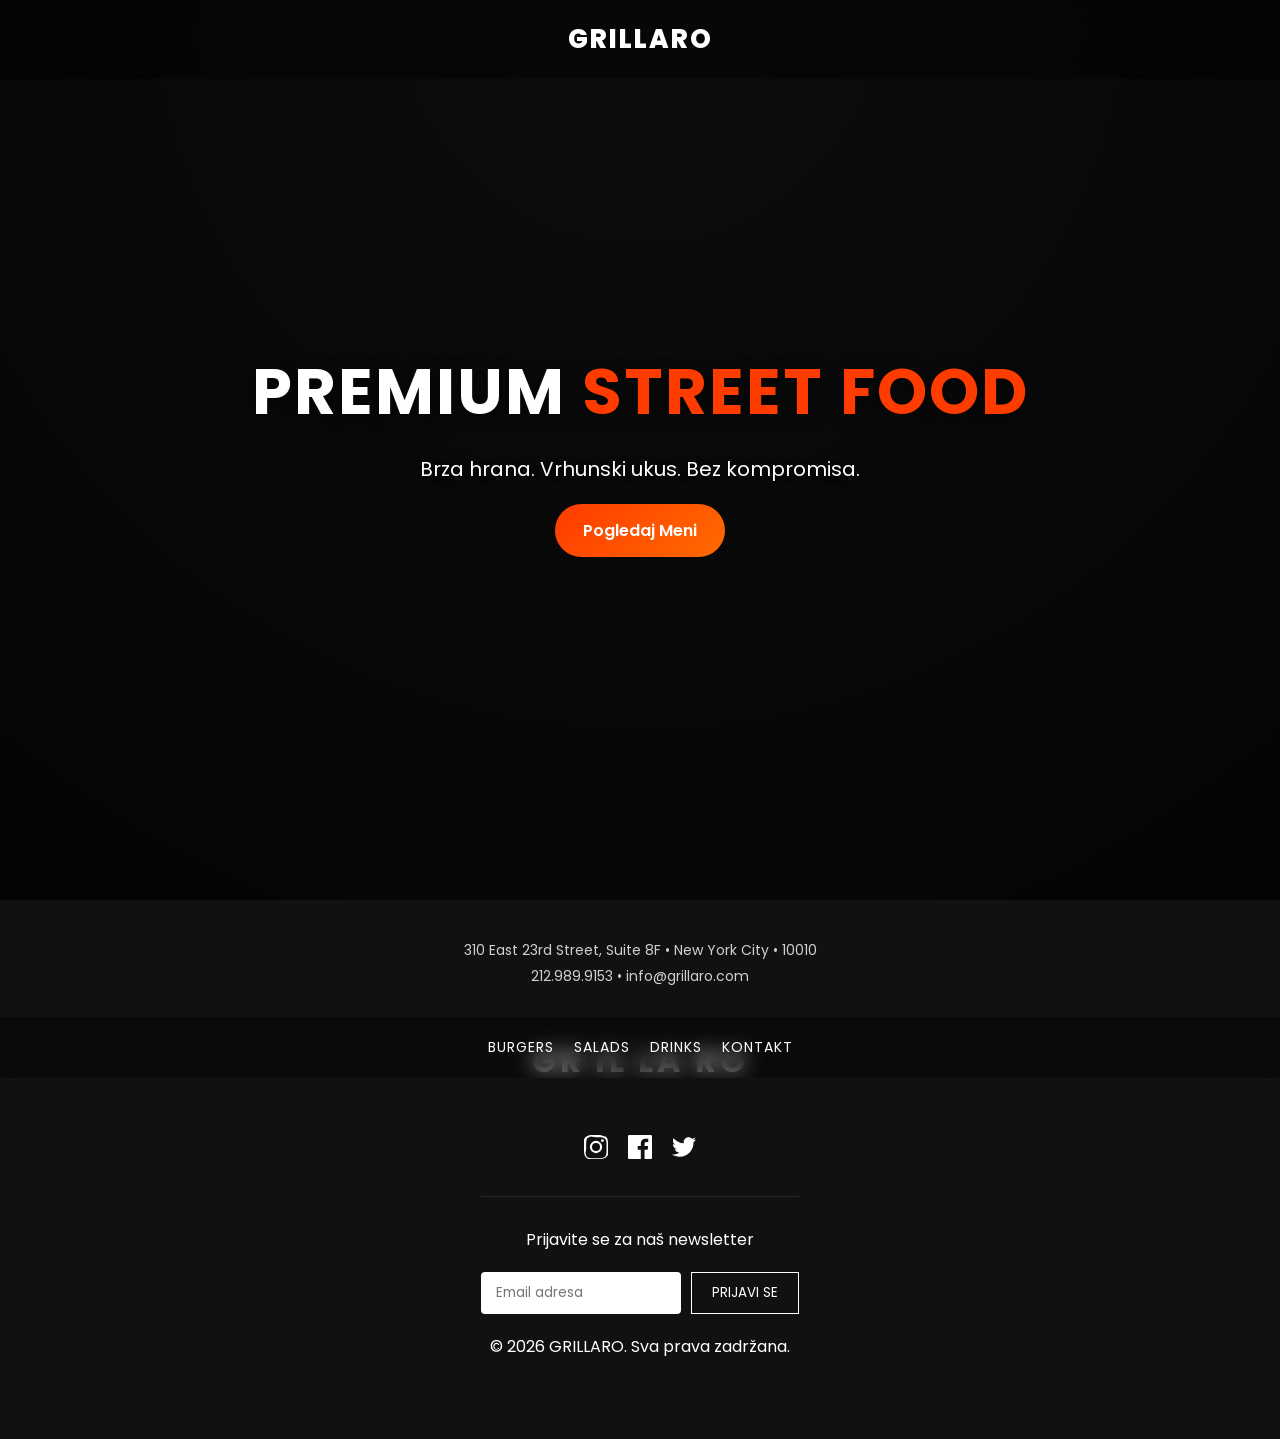
<file: index.html>
<!DOCTYPE html>
<html lang="sr">
<head>
<meta charset="UTF-8">
<meta name="viewport" content="width=device-width, initial-scale=1.0">
<title>Grillaro | Premium Street Food</title>
<link rel="stylesheet" href="style.css">
<link href="https://fonts.googleapis.com/css2?family=Poppins:wght@300;400;600;800&display=swap" rel="stylesheet">
</head>
<body>

<nav>
    <div class="logo">GRILLARO</div>
</nav>

<section class="hero">
    <div class="hero-text">
        <h1>Premium <span>Street Food</span></h1>
        <p>Brza hrana. Vrhunski ukus. Bez kompromisa.</p>
        <a href="menu.html" class="cta">Pogledaj Meni</a>
    </div>
</section>



<footer>
  <div class="footer-top">
    <p>310 East 23rd Street, Suite 8F • New York City • 10010</p>
    <p>212.989.9153 • <a href="mailto:info@grillaro.com">info@grillaro.com</a></p>
  </div>

  <div class="footer-middle">
    <nav class="footer-menu">
      <a href="menu.html">Burgers</a>
      <a href="menu.html#salads">Salads</a>
      <a href="menu.html#drinks">Drinks</a>
      <a href="#">Kontakt</a>
    </nav>

    <div class="footer-logo">
      <span>GR</span>
      <span>IL</span>
      <span>LA</span>
      <span>RO</span>
    </div>

<div class="footer-social">
  <!-- Instagram -->
  <a href="#" aria-label="Instagram">
    <svg width="24" height="24" viewBox="0 0 24 24" fill="currentColor" xmlns="http://www.w3.org/2000/svg">
      <path d="M12 2.163c3.204 0 3.584.012 4.85.07 1.17.056 1.97.24 2.43.403a4.92 4.92 0 011.756 1.022 4.92 4.92 0 011.022 1.756c.163.46.347 1.26.403 2.43.058 1.266.07 1.646.07 4.85s-.012 3.584-.07 4.85c-.056 1.17-.24 1.97-.403 2.43a4.92 4.92 0 01-1.022 1.756 4.92 4.92 0 01-1.756 1.022c-.46.163-1.26.347-2.43.403-1.266.058-1.646.07-4.85.07s-3.584-.012-4.85-.07c-1.17-.056-1.97-.24-2.43-.403a4.92 4.92 0 01-1.756-1.022 4.92 4.92 0 01-1.022-1.756c-.163-.46-.347-1.26-.403-2.43C2.175 15.747 2.163 15.367 2.163 12s.012-3.584.07-4.85c.056-1.17.24-1.97.403-2.43a4.92 4.92 0 011.022-1.756 4.92 4.92 0 011.756-1.022c.46-.163 1.26-.347 2.43-.403C8.416 2.175 8.796 2.163 12 2.163zm0-2.163C8.741 0 8.332.014 7.052.072 5.775.13 4.712.307 3.842.64 2.912 1 2.1 1.506 1.392 2.214.684 2.921.178 3.734-.182 4.664c-.333.87-.51 1.933-.568 3.21C-.014 8.332 0 8.741 0 12s.014 3.668.072 4.948c.058 1.277.235 2.34.568 3.21.36.93.866 1.743 1.574 2.451.707.708 1.52 1.214 2.451 1.574.87.333 1.933.51 3.21.568C8.332 23.986 8.741 24 12 24s3.668-.014 4.948-.072c1.277-.058 2.34-.235 3.21-.568.93-.36 1.743-.866 2.451-1.574.708-.707 1.214-1.52 1.574-2.451.333-.87.51-1.933.568-3.21C23.986 15.668 24 15.259 24 12s-.014-3.668-.072-4.948c-.058-1.277-.235-2.34-.568-3.21-.36-.93-.866-1.743-1.574-2.451C20.36 1.506 19.547 1 18.616.64c-.87-.333-1.933-.51-3.21-.568C15.668.014 15.259 0 12 0z"/>
      <path d="M12 5.838a6.162 6.162 0 100 12.324 6.162 6.162 0 000-12.324zm0 10.162a3.999 3.999 0 110-7.998 3.999 3.999 0 010 7.998z"/>
      <circle cx="18.406" cy="5.594" r="1.44"/>
    </svg>
  </a>

  <!-- Facebook -->
  <a href="#" aria-label="Facebook">
    <svg width="24" height="24" viewBox="0 0 24 24" fill="currentColor" xmlns="http://www.w3.org/2000/svg">
      <path d="M22.675 0H1.325C.593 0 0 .593 0 1.325v21.351C0 23.407.593 24 1.325 24H12.82v-9.294H9.692V11.01h3.128V8.414c0-3.1 1.893-4.788 4.658-4.788 1.325 0 2.462.099 2.795.143v3.24l-1.918.001c-1.504 0-1.795.715-1.795 1.763v2.31h3.587l-.467 3.696h-3.12V24h6.116c.73 0 1.324-.593 1.324-1.324V1.325C24 .593 23.407 0 22.675 0z"/>
    </svg>
  </a>

  <!-- Twitter -->
  <a href="#" aria-label="Twitter">
    <svg width="24" height="24" viewBox="0 0 24 24" fill="currentColor" xmlns="http://www.w3.org/2000/svg">
      <path d="M23.954 4.569c-.885.392-1.83.656-2.825.775 1.014-.611 1.794-1.574 2.163-2.723-.951.564-2.005.974-3.127 1.195-.897-.957-2.178-1.555-3.594-1.555-2.719 0-4.924 2.206-4.924 4.924 0 .39.045.765.127 1.124-4.09-.205-7.719-2.165-10.148-5.144-.424.729-.666 1.577-.666 2.476 0 1.708.869 3.215 2.188 4.099-.807-.026-1.566-.247-2.229-.616v.062c0 2.385 1.693 4.374 3.946 4.827-.413.111-.849.171-1.296.171-.317 0-.626-.03-.927-.086.627 1.956 2.444 3.377 4.6 3.416-1.68 1.316-3.808 2.101-6.115 2.101-.397 0-.788-.023-1.175-.068 2.179 1.396 4.768 2.211 7.557 2.211 9.054 0 14-7.496 14-13.986 0-.21 0-.423-.015-.634.961-.695 1.8-1.562 2.46-2.549l-.047-.02z"/>
    </svg>
  </a>
</div>


  <div class="footer-bottom">
    <p>Prijavite se za naš newsletter</p>
    <form class="footer-newsletter">
      <input type="email" placeholder="Email adresa">
      <button type="submit">PRIJAVI SE</button>
    </form>
    <p>© 2026 GRILLARO. Sva prava zadržana.</p>
  </div>
</footer>


<script src="script.js"></script>
</body>
</html>
</file>
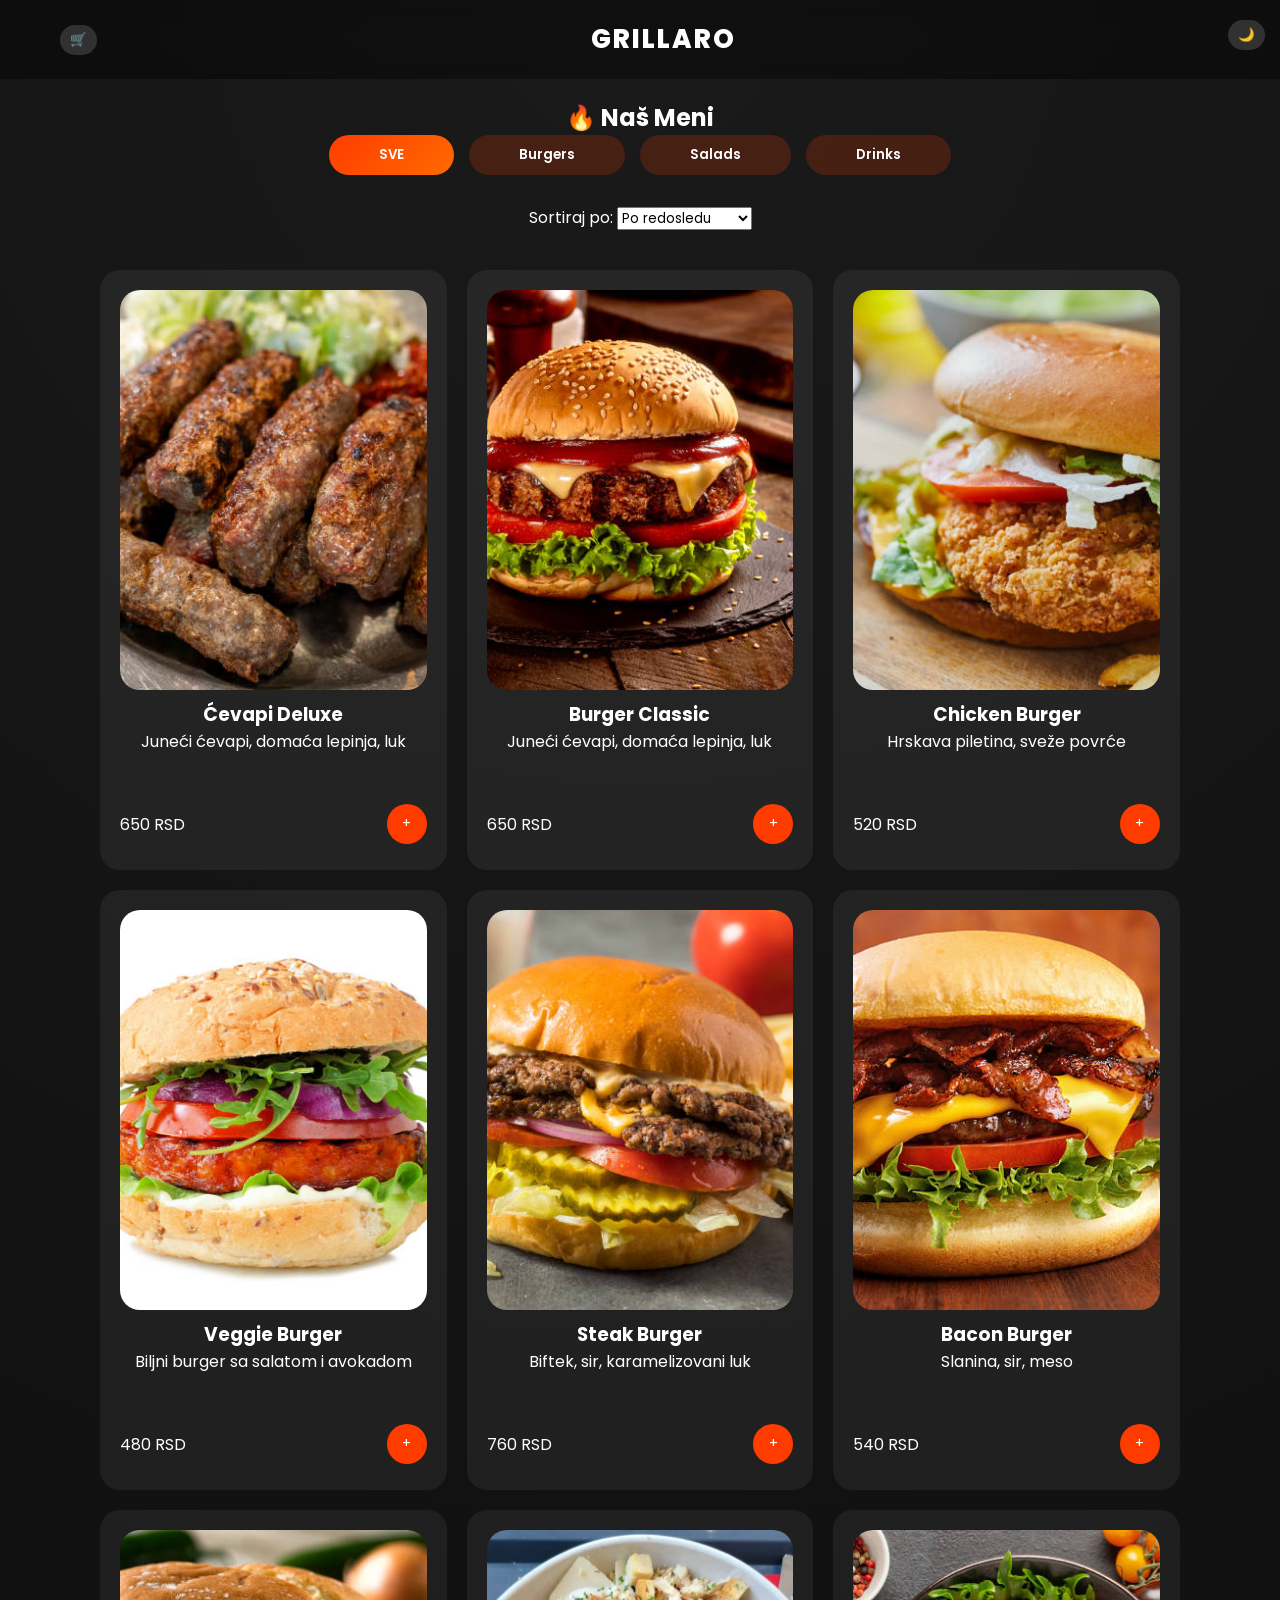
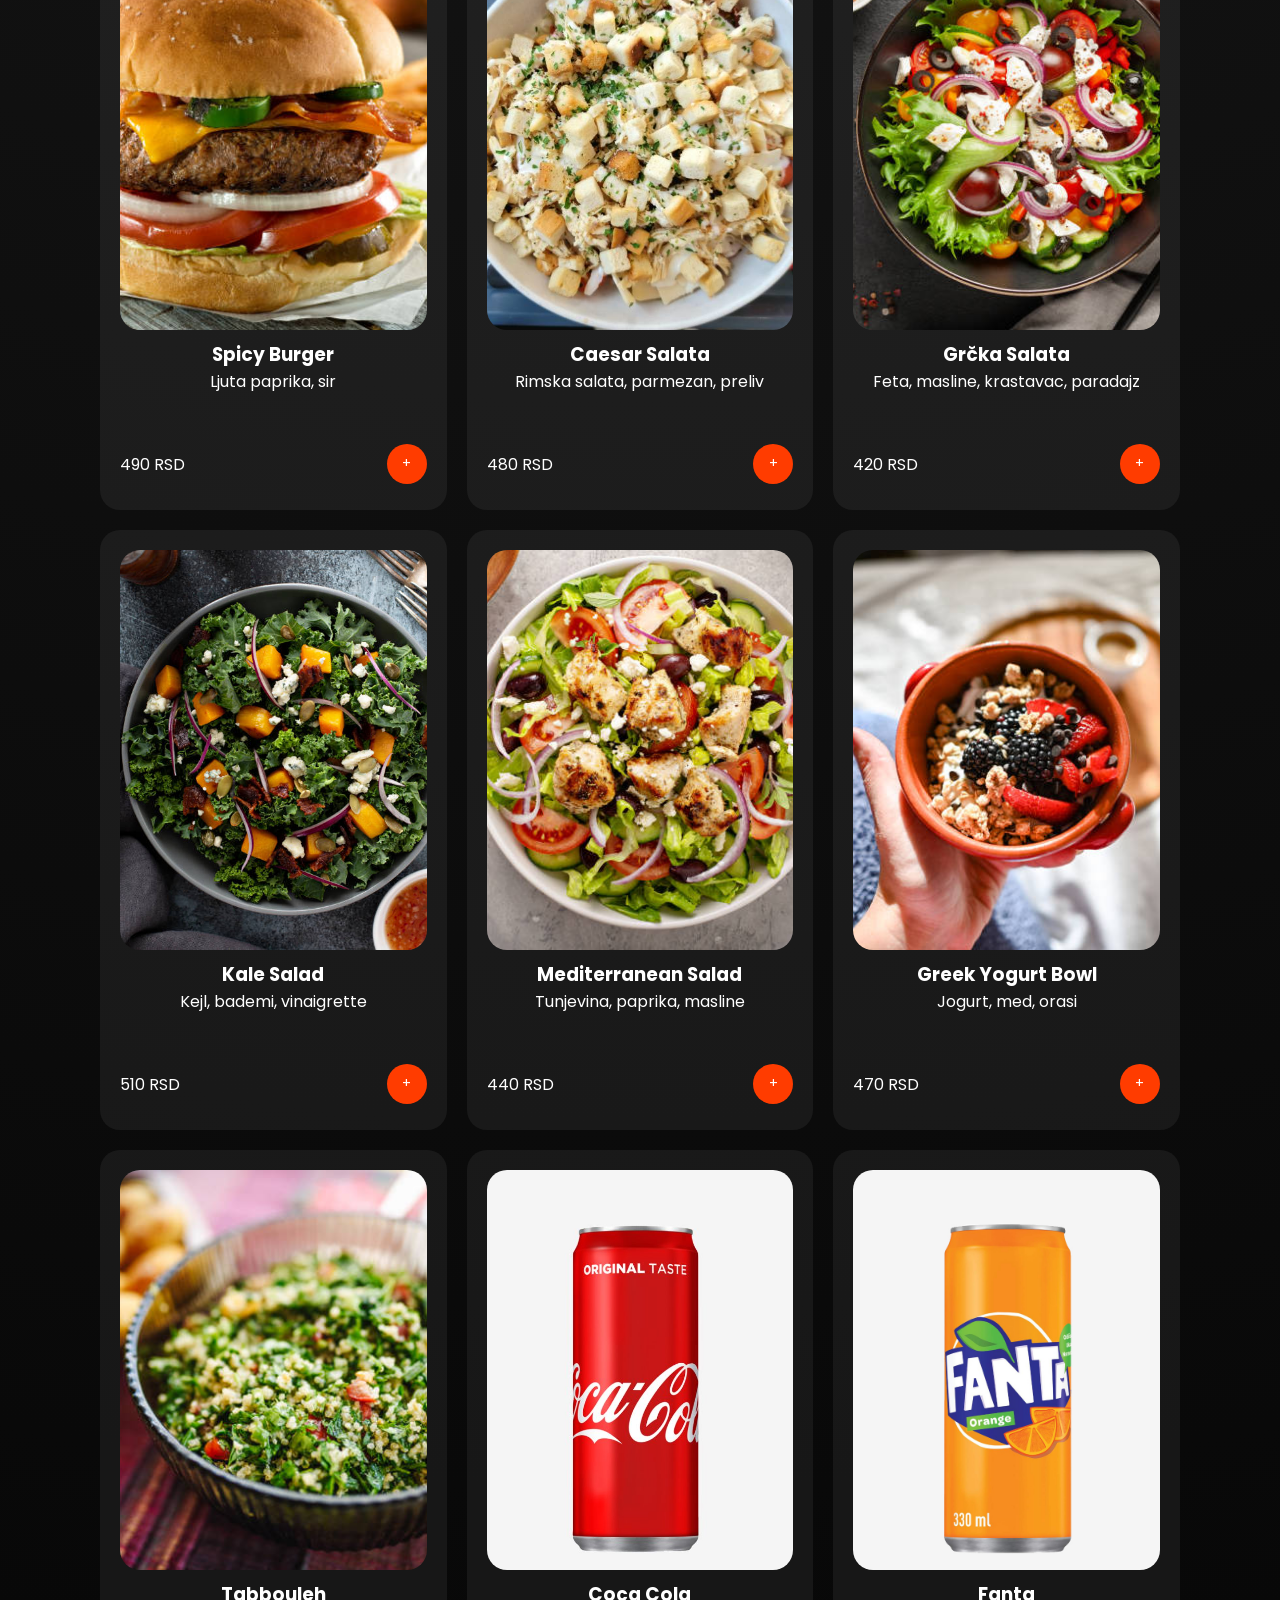
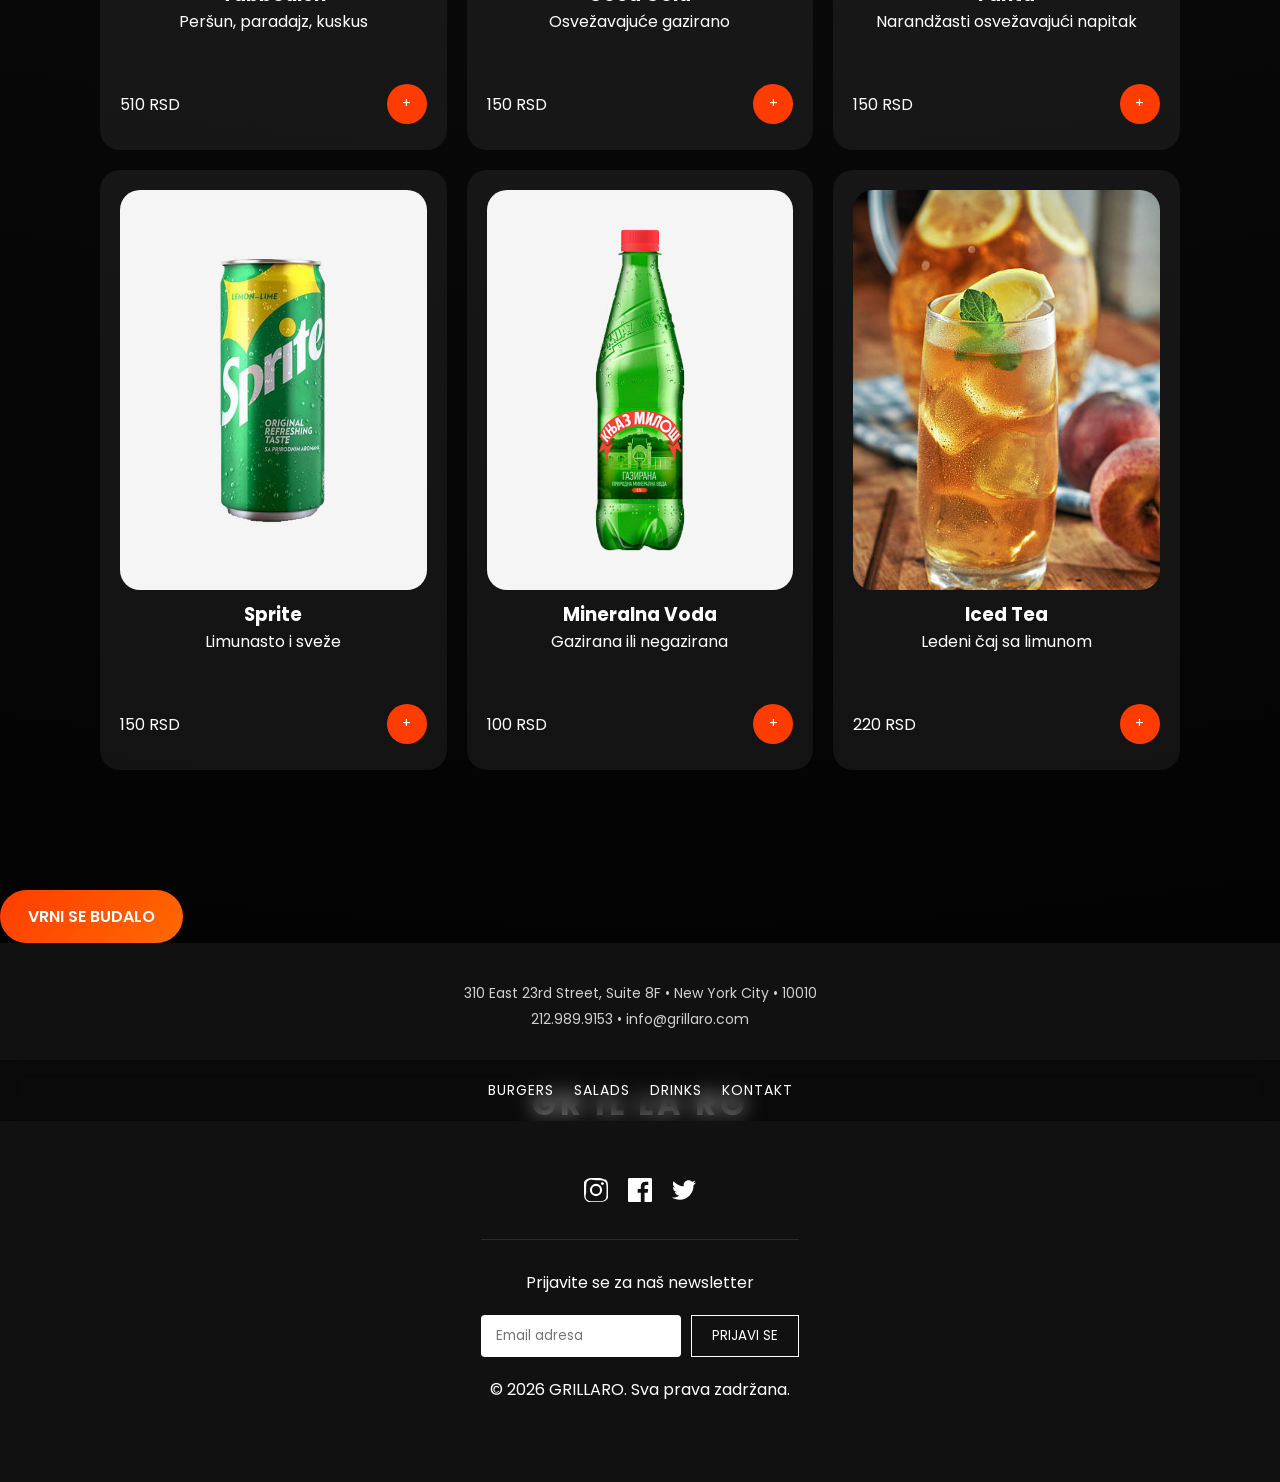
<file: menu.html>
<!DOCTYPE html>
<html lang="sr">
<head>
<meta charset="UTF-8">
<meta name="viewport" content="width=device-width, initial-scale=1.0">
<title>MENI</title>
<link rel="stylesheet" href="style.css">
<link href="https://fonts.googleapis.com/css2?family=Poppins:wght@300;400;600;800&display=swap" rel="stylesheet">
</head>
<body>

<nav>

  <div class="cartt-bttn">
    <button class="cartt-btn" onclick="toggleCart()">🛒</button>
  </div>
  
  <div class="logo">GRILLARO</div>
  
  <div class="nav-right">
    <button id="theme-toggle" class="theme-btn">🌙</button>
  </div>
</nav>


<!-- ===== MENU Sekcija sa kategorijama i filterima ===== -->
<section id="menu" class="menu">
  <h2>🔥 Naš Meni</h2>

  <!-- TAB SEKCIJE -->
  <div class="tabs">
    <button class="tab-btn active" data-category="all">SVE</button>
    <button class="tab-btn" data-category="burgers">Burgers</button>
    <button class="tab-btn" data-category="salads">Salads</button>
    <button class="tab-btn" data-category="drinks">Drinks</button>
  </div>

  <!-- FILTER -->
  <div class="filters">
    <label>Sortiraj po: 
      <select id="sortSelect">
        <option value="default">Po redosledu</option>
        <option value="price-asc">Cena: od najniže</option>
        <option value="price-desc">Cena: od najviše</option>
        <option value="name-asc">A-Z</option>
        <option value="name-desc">Z-A</option>
      </select>
    </label>
  </div>

  <!-- Grid menija -->
  <div class="menu-grid" id="menu-grid">

    <!-- BURGERS -->
    <div class="card" data-category="burgers" data-price="650">
      <img src="slike/cevapi.jpg" alt="Ćevapi Deluxe">
      <h3>Ćevapi Deluxe</h3>
      <p class="ingredients">Juneći ćevapi, domaća lepinja, luk</p>
      <div class="price-row"><span>650 RSD</span><button onclick="addToCart('Ćevapi Deluxe',650,'slike/cevapi.jpg')">+</button></div>
    </div>

    <div class="card" data-category="burgers" data-price="650">
      <img src="slike/burger.jpg" alt="Burger Classic">
      <h3>Burger Classic</h3>
      <p class="ingredients">Juneći ćevapi, domaća lepinja, luk</p>
      <div class="price-row"><span>650 RSD</span><button onclick="addToCart('Burger Classic',650, 'slike/burger.jpg')">+</button></div>
    </div>

    <div class="card" data-category="burgers" data-price="520">
      <img src="slike/ciken.jpg" alt="Chicken Burger">
      <h3>Chicken Burger</h3>
      <p class="ingredients">Hrskava piletina, sveže povrće</p>
      <div class="price-row"><span>520 RSD</span><button onclick="addToCart('Chicken Burger',520, 'slike/ciken.jpg')">+</button></div>
    </div>

    <div class="card" data-category="burgers" data-price="480">
      <img src="slike/veggie.jpg" alt="Veggie Burger">
      <h3>Veggie Burger</h3>
      <p class="ingredients">Biljni burger sa salatom i avokadom</p>
      <div class="price-row"><span>480 RSD</span><button onclick="addToCart('Veggie Burger',480, 'slike/veggie.jpg')">+</button></div>
    </div>

    <div class="card" data-category="burgers" data-price="760">
      <img src="slike/steak.jpg" alt="Steak Burger">
      <h3>Steak Burger</h3>
      <p class="ingredients">Biftek, sir, karamelizovani luk</p>
      <div class="price-row"><span>760 RSD</span><button onclick="addToCart('Steak Burger',760, 'slike/steak.jpg')">+</button></div>
    </div>

    <div class="card" data-category="burgers" data-price="540">
      <img src="slike/slanina.jpg" alt="Bacon Burger">
      <h3>Bacon Burger</h3>
      <p class="ingredients">Slanina, sir, meso</p>
      <div class="price-row"><span>540 RSD</span><button onclick="addToCart('Bacon Burger',540, 'slike/slanina.jpg')">+</button></div>
    </div>

    <div class="card" data-category="burgers" data-price="490">
      <img src="slike/spicy.jpg" alt="Spicy Burger">
      <h3>Spicy Burger</h3>
      <p class="ingredients">Ljuta paprika, sir</p>
      <div class="price-row"><span>490 RSD</span><button onclick="addToCart('Spicy Burger',490, 'slike/spicy.jpg')">+</button></div>
    </div>

    <!-- SALADS -->
    <div class="card" data-category="salads" data-price="480">
      <img src="slike/istockphoto-2185226279-612x612.jpg" alt="Caesar Salata">
      <h3>Caesar Salata</h3>
      <p class="ingredients">Rimska salata, parmezan, preliv</p>
      <div class="price-row"><span>480 RSD</span><button onclick="addToCart('Caesar Salata',480, 'slike/istockphoto-2185226279-612x612.jpg')">+</button></div>
    </div>

    <div class="card" data-category="salads" data-price="420">
      <img src="slike/grcka.jpg" alt="Grčka Salata">
      <h3>Grčka Salata</h3>
      <p class="ingredients">Feta, masline, krastavac, paradajz</p>
      <div class="price-row"><span>420 RSD</span><button onclick="addToCart('Grčka Salata',420, 'slike/grcka.jpg')">+</button></div>
    </div>

    <div class="card" data-category="salads" data-price="510">
      <img src="slike/kale.jpg" alt="Kale Salad">
      <h3>Kale Salad</h3>
      <p class="ingredients">Kejl, bademi, vinaigrette</p>
      <div class="price-row"><span>510 RSD</span><button onclick="addToCart('Kale Salad',510, 'slike/kale.jpg')">+</button></div>
    </div>

    <div class="card" data-category="salads" data-price="440">
      <img src="slike/medit.jpg" alt="Mediterranean Salad">
      <h3>Mediterranean Salad</h3>
      <p class="ingredients">Tunjevina, paprika, masline</p>
      <div class="price-row"><span>440 RSD</span><button onclick="addToCart('Mediterranean Salad',440, 'slike/medit.jpg')">+</button></div>
    </div>

    <div class="card" data-category="salads" data-price="470">
      <img src="slike/greek.jpg" alt="Greek Yogurt Bowl">
      <h3>Greek Yogurt Bowl</h3>
      <p class="ingredients">Jogurt, med, orasi</p>
      <div class="price-row"><span>470 RSD</span><button onclick="addToCart('Greek Yogurt Bowl',470, 'slike/greek.jpg')">+</button></div>
    </div>

    <div class="card" data-category="salads" data-price="510">
      <img src="slike/tabb.jpg" alt="Tabbouleh">
      <h3>Tabbouleh</h3>
      <p class="ingredients">Peršun, paradajz, kuskus</p>
      <div class="price-row"><span>510 RSD</span><button onclick="addToCart('Tabbouleh',510, 'slike/tabb.jpg')">+</button></div>
    </div>

    <!-- DRINKS -->
    <div class="card" data-category="drinks" data-price="150">
      <img src="slike/coca.jpg" alt="Coca Cola">
      <h3>Coca Cola</h3>
      <p class="ingredients">Osvežavajuće gazirano</p>
      <div class="price-row"><span>150 RSD</span><button onclick="addToCart('Coca Cola',150, 'slike/coca.jpg')">+</button></div>
    </div>

    <div class="card" data-category="drinks" data-price="150">
      <img src="slike/fanta.jpg" alt="Fanta">
      <h3>Fanta</h3>
      <p class="ingredients">Narandžasti osvežavajući napitak</p>
      <div class="price-row"><span>150 RSD</span><button onclick="addToCart('Fanta',150, 'slike/fanta.jpg')">+</button></div>
    </div>

    <div class="card" data-category="drinks" data-price="150">
      <img src="slike/sprite.jpg" alt="Sprite">
      <h3>Sprite</h3>
      <p class="ingredients">Limunasto i sveže</p>
      <div class="price-row"><span>150 RSD</span><button onclick="addToCart('Sprite',150, 'slike/sprite.jpg')">+</button></div>
    </div>

    <div class="card" data-category="drinks" data-price="100">
      <img src="slike/miner.jpg" alt="Mineralna Voda">
      <h3>Mineralna Voda</h3>
      <p class="ingredients">Gazirana ili negazirana</p>
      <div class="price-row"><span>100 RSD</span><button onclick="addToCart('Mineralna Voda',100, 'slike/miner.jpg')">+</button></div>
    </div>

    <div class="card" data-category="drinks" data-price="220">
      <img src="slike/ice.jpg" alt="Iced Tea">
      <h3>Iced Tea</h3>
      <p class="ingredients">Ledeni čaj sa limunom</p>
      <div class="price-row"><span>220 RSD</span><button onclick="addToCart('Iced Tea',220, 'slike/ice.jpg')">+</button></div>
    </div>

  </div>
</section>
<div class="cart-overlay" id="cart">
  <div class="cart-panel">
    <div class="cart-header">
      <h2>🛒 Tvoja Korpa</h2>
      <button class="close-cart" onclick="toggleCart()"><span></span><span></span></button>
    </div>

    <div id="cart-items" class="cart-items">
      <div class="empty-cart">🛒 Korpa je prazna</div>
    </div>

 <div class="delivery-section">
  <h3>Podaci za preuzimanje</h3>
  <input type="text" placeholder="Ime" id="firstName">
  <input type="text" placeholder="Prezime" id="lastName">
  <input type="tel" placeholder="Broj telefona" id="phone">
  <input type="date" id="pickupDate">
  <input type="time" id="pickupTime">
</div>

    <div class="cart-footer">
      <div class="summary">
        <div><span>Artikli</span><span id="items-total">0 RSD</span></div>
        <div><span>Dostava</span><span id="delivery-price">0 RSD</span></div>
        <div class="grand"><span>Ukupno</span><span id="total">0 RSD</span></div>
      </div>
      <button class="checkout-btn">Poruči odmah</button>
    </div>
  </div>
</div>
<!-- Toast notifikacija -->
<div id="toast" class="toast"></div>

<a href="index.html" class="cta">VRNI SE BUDALO</a>

<footer>
  <div class="footer-top">
    <p>310 East 23rd Street, Suite 8F • New York City • 10010</p>
    <p>212.989.9153 • <a href="mailto:info@grillaro.com">info@grillaro.com</a></p>
  </div>

  <div class="footer-middle">
    <nav class="footer-menu">
      <a href="menu.html">Burgers</a>
      <a href="menu.html#salads">Salads</a>
      <a href="menu.html#drinks">Drinks</a>
      <a href="#">Kontakt</a>
    </nav>

    <div class="footer-logo">
      <span>GR</span>
      <span>IL</span>
      <span>LA</span>
      <span>RO</span>
    </div>

<div class="footer-social">
  <!-- Instagram -->
  <a href="#" aria-label="Instagram">
    <svg width="24" height="24" viewBox="0 0 24 24" fill="currentColor" xmlns="http://www.w3.org/2000/svg">
      <path d="M12 2.163c3.204 0 3.584.012 4.85.07 1.17.056 1.97.24 2.43.403a4.92 4.92 0 011.756 1.022 4.92 4.92 0 011.022 1.756c.163.46.347 1.26.403 2.43.058 1.266.07 1.646.07 4.85s-.012 3.584-.07 4.85c-.056 1.17-.24 1.97-.403 2.43a4.92 4.92 0 01-1.022 1.756 4.92 4.92 0 01-1.756 1.022c-.46.163-1.26.347-2.43.403-1.266.058-1.646.07-4.85.07s-3.584-.012-4.85-.07c-1.17-.056-1.97-.24-2.43-.403a4.92 4.92 0 01-1.756-1.022 4.92 4.92 0 01-1.022-1.756c-.163-.46-.347-1.26-.403-2.43C2.175 15.747 2.163 15.367 2.163 12s.012-3.584.07-4.85c.056-1.17.24-1.97.403-2.43a4.92 4.92 0 011.022-1.756 4.92 4.92 0 011.756-1.022c.46-.163 1.26-.347 2.43-.403C8.416 2.175 8.796 2.163 12 2.163zm0-2.163C8.741 0 8.332.014 7.052.072 5.775.13 4.712.307 3.842.64 2.912 1 2.1 1.506 1.392 2.214.684 2.921.178 3.734-.182 4.664c-.333.87-.51 1.933-.568 3.21C-.014 8.332 0 8.741 0 12s.014 3.668.072 4.948c.058 1.277.235 2.34.568 3.21.36.93.866 1.743 1.574 2.451.707.708 1.52 1.214 2.451 1.574.87.333 1.933.51 3.21.568C8.332 23.986 8.741 24 12 24s3.668-.014 4.948-.072c1.277-.058 2.34-.235 3.21-.568.93-.36 1.743-.866 2.451-1.574.708-.707 1.214-1.52 1.574-2.451.333-.87.51-1.933.568-3.21C23.986 15.668 24 15.259 24 12s-.014-3.668-.072-4.948c-.058-1.277-.235-2.34-.568-3.21-.36-.93-.866-1.743-1.574-2.451C20.36 1.506 19.547 1 18.616.64c-.87-.333-1.933-.51-3.21-.568C15.668.014 15.259 0 12 0z"/>
      <path d="M12 5.838a6.162 6.162 0 100 12.324 6.162 6.162 0 000-12.324zm0 10.162a3.999 3.999 0 110-7.998 3.999 3.999 0 010 7.998z"/>
      <circle cx="18.406" cy="5.594" r="1.44"/>
    </svg>
  </a>

  <!-- Facebook -->
  <a href="#" aria-label="Facebook">
    <svg width="24" height="24" viewBox="0 0 24 24" fill="currentColor" xmlns="http://www.w3.org/2000/svg">
      <path d="M22.675 0H1.325C.593 0 0 .593 0 1.325v21.351C0 23.407.593 24 1.325 24H12.82v-9.294H9.692V11.01h3.128V8.414c0-3.1 1.893-4.788 4.658-4.788 1.325 0 2.462.099 2.795.143v3.24l-1.918.001c-1.504 0-1.795.715-1.795 1.763v2.31h3.587l-.467 3.696h-3.12V24h6.116c.73 0 1.324-.593 1.324-1.324V1.325C24 .593 23.407 0 22.675 0z"/>
    </svg>
  </a>

  <!-- Twitter -->
  <a href="#" aria-label="Twitter">
    <svg width="24" height="24" viewBox="0 0 24 24" fill="currentColor" xmlns="http://www.w3.org/2000/svg">
      <path d="M23.954 4.569c-.885.392-1.83.656-2.825.775 1.014-.611 1.794-1.574 2.163-2.723-.951.564-2.005.974-3.127 1.195-.897-.957-2.178-1.555-3.594-1.555-2.719 0-4.924 2.206-4.924 4.924 0 .39.045.765.127 1.124-4.09-.205-7.719-2.165-10.148-5.144-.424.729-.666 1.577-.666 2.476 0 1.708.869 3.215 2.188 4.099-.807-.026-1.566-.247-2.229-.616v.062c0 2.385 1.693 4.374 3.946 4.827-.413.111-.849.171-1.296.171-.317 0-.626-.03-.927-.086.627 1.956 2.444 3.377 4.6 3.416-1.68 1.316-3.808 2.101-6.115 2.101-.397 0-.788-.023-1.175-.068 2.179 1.396 4.768 2.211 7.557 2.211 9.054 0 14-7.496 14-13.986 0-.21 0-.423-.015-.634.961-.695 1.8-1.562 2.46-2.549l-.047-.02z"/>
    </svg>
  </a>
</div>


  <div class="footer-bottom">
    <p>Prijavite se za naš newsletter</p>
    <form class="footer-newsletter">
      <input type="email" placeholder="Email adresa">
      <button type="submit">PRIJAVI SE</button>
    </form>
    <p>© 2026 GRILLARO. Sva prava zadržana.</p>
  </div>
</footer>


<script src="script.js"></script>
</body>
</html>
</file>
<file: style.css>
/* GLOBAL */
* {
  margin: 0;
  padding: 0;
  box-sizing: border-box;
  font-family: 'Poppins', sans-serif;
}
body {
  background: radial-gradient(circle at top, #1a1a1a, #000);
  color: #fff;
  transition: background 0.5s ease, color 0.5s ease;
}

/* OVO JE JEDINA NOVA LINIJA KOJA TI TREBA ZA FILTERE */
.hidden { display: none !important; }

/* NAV */
nav {
  display: flex;
  justify-content: space-between;
  align-items: center;
  padding: 20px 50px;
  position: fixed;
  width: 100%;
  backdrop-filter: blur(10px);
  background: rgba(0,0,0,0.4);
  z-index: 10;
}
.logo {
  font-size: 26px;
  font-weight: 800;
  letter-spacing: 2px;
}

  .cartt-btn
{
          background: #ffffff26;
        border: none;
        padding: 5px 10px;
        color: white;
        border-radius: 30px;
        cursor: pointer;
        margin-left: 10px;
        transition: 0.3s;
}

.cart-btn, .theme-btn {
  background: #ffffff26;
  border: none;
  padding: 10px 18px;
  color: white;
  border-radius: 30px;
  cursor: pointer;
  margin-left: 10px;
  transition: 0.3s;
}
.cart-btn:hover, .theme-btn:hover { transform: scale(1.05); }

/* HERO */
.hero {
  height: 100vh;
  display: flex;
  align-items: center;
  justify-content: center;
  padding: 0 60px;
  position: relative;
  color: white;
  text-align: center;
  background: linear-gradient(rgba(0,0,0,0.5), rgba(0,0,0,0.5)),
              url("https://images.unsplash.com/photo-1600891964599-f61ba0e24092") center/cover no-repeat;
  background-size: cover;
  transition: background 0.5s ease, color 0.5s ease;
}
.hero-text h1 {
  font-size: 64px;
  text-transform: uppercase;
  letter-spacing: 2px;
  text-shadow: 0 3px 15px rgba(0,0,0,0.5);
}
.hero-text span { color: #ff3c00; }
.hero-text p {
  margin-top: 15px;
  font-size: 20px;
  text-shadow: 0 2px 10px rgba(0,0,0,0.4);
}
.cta {
  display: inline-block;
  margin-top: 20px;
  background: linear-gradient(135deg,#ff3c00,#ff6a00);
  padding: 14px 28px;
  border-radius: 30px;
  color: white;
  font-weight: 600;
  text-decoration: none;
  transition: 0.3s;
}
.cta:hover { transform: scale(1.05); box-shadow: 0 5px 15px rgba(255,60,0,0.6); }

/* MENU GRID */
.menu {
  padding: 100px 100px;
}
.menu h2 {
  text-align: center;
  margin-left: auto;
  margin-right: auto;
}
.menu-grid {
  display: grid;
  grid-template-columns: repeat(3, 1fr);
  gap: 20px;
  margin-top: 40px;
}

/* KARTICE - VRACENO NA TVOJE */
.card {
  background: rgba(255,255,255,0.06);
  border-radius: 20px;
  overflow: hidden;
  padding: 20px;
  display: flex;
  flex-direction: column;
  align-items: center;
  text-align: center;
  height: 600px;
  transition: transform 0.3s ease;
}
.card img {
  width: 100%;
  height: 400px;
  object-fit: cover;
  border-radius: 20px;
  margin-bottom: 10px;
}

/* PRICE ROW */
.price-row {
  display: flex;
  justify-content: space-between;
  align-items: center;
  width: 100%;
  padding-top: 50px ;
}
.price-row button {
  width: 40px;
  height: 40px;
  border-radius: 50%;
  background: #ff3c00;
  border: none;
  color: white;
  cursor: pointer;
  transition: 0.3s;
}
.price-row button:hover { transform: scale(1.1); }

/* CART */
.cart-overlay {
  position: fixed;
  inset: 0;
  background: rgba(0,0,0,.6);
  backdrop-filter: blur(6px);
  opacity: 0;
  pointer-events: none;
  transition: opacity 0.4s ease;
  z-index: 90;
}
.cart-overlay.active { opacity: 1; pointer-events: all; }

.cart-panel {
  position: fixed;
  right: 0;
  top: 0;
  width: 400px;
  height: 100%;
  background: #111;
  color: #fff;
  display: flex;
  flex-direction: column;
  padding: 20px;
  transform: translateX(100%);
  transition: transform 0.4s ease, background 0.5s ease, color 0.5s ease;
  border-radius: 20px 0 0 20px;
  box-shadow: -5px 0 30px rgba(0,0,0,0.7);
}
.cart-overlay.active .cart-panel { transform: translateX(0); }

.cart-header {
  display: flex;
  justify-content: space-between;
  align-items: center;
  padding-bottom: 10px;
  border-bottom: 1px solid rgba(255,255,255,0.1);
}
.cart-header h2 { font-size: 22px; font-weight: 700; }

.close-cart {
  width: 36px;
  height: 36px;
  border-radius: 50%;
  background: rgba(255,255,255,0.08);
  border: 1px solid rgba(255,255,255,0.15);
  display: flex;
  align-items: center;
  justify-content: center;
  cursor: pointer;
  position: relative;
  transition: 0.3s;
}
.close-cart span {
  position: absolute;
  width: 16px;
  height: 2px;
  background: white;
  border-radius: 2px;
}
.close-cart span:first-child { transform: rotate(45deg); }
.close-cart span:last-child { transform: rotate(-45deg); }

.cart-items { flex:1; overflow-y:auto; margin: 15px 0; }
.cart-item {
  display:flex;
  gap:15px;
  align-items:center;
  background: rgba(255,255,255,0.05);
  padding: 12px;
  border-radius: 15px;
  margin-bottom: 12px;
}
.cart-img { width:60px; height:60px; object-fit:cover; border-radius:10px; }

.cart-controls {
  display:flex;
  align-items:center;
  gap:8px;
  margin-top:5px;
}
.cart-controls button {
  width:32px;
  height:32px;
  border-radius:50%;
  background: #ff3c00;
  border:none;
  color:white;
  font-size:18px;
  font-weight:600;
  cursor:pointer;
}

.delivery-section { padding:20px 0; }
.delivery-section input {
  width:100%; margin-bottom:15px; padding: 14px 16px; border-radius: 14px;
  border: 1px solid rgba(255,255,255,0.2); background: rgba(255,255,255,0.05); color: #fff;
}

.checkout-btn {
  width:100%; padding:14px; background: linear-gradient(135deg,#ff3c00,#ff6a00);
  border:none; border-radius:30px; color:white; font-weight:600; cursor:pointer;
}

/* LIGHT MODE - VRACENO TVOJE */
body.light { background:#f8f8f8; color:#111; }
body.light nav { background: rgba(255,255,255,0.8); color:#111; }
body.light .card { background: rgba(255,255,255,0.9); color:#111; }
body.light .cart-panel { background:#ffffff; color:#111; }
body.light .card .ingredients, body.light .card p { color: #333; }

/* TABS I FILTERI - VRACENO TVOJE */
.tabs { display: flex; justify-content: center; flex-wrap: wrap; gap: 15px; margin-bottom: 30px; }
.tab-btn {
  padding: 10px 22px; border: none; border-radius: 30px; cursor: pointer;
  background: rgba(255,60,0,0.2); color: white; font-weight: 600; transition: 0.3s;
}
.tab-btn.active { background: linear-gradient(135deg,#ff3c00,#ff6a00); }

.filters { display: flex; justify-content: center; flex-wrap: wrap; gap: 15px; margin-bottom: 30px; }

/* RESPONSIVE - VRACEN TVOJ ORIGINALNI MOBILNI DIZAJN */
@media (max-width: 1024px) { .menu-grid { grid-template-columns: repeat(2, 1fr); } }
@media (max-width: 600px) {
  .menu { padding: 80px 16px; }
  .menu-grid { grid-template-columns: 1fr; gap: 14px; }
  .card { flex-direction: row; height: auto; padding: 12px; text-align: left; align-items: flex-start; border-radius: 18px; }
  .card img { width: 90px; height: 90px; border-radius: 14px; margin-bottom: 0; margin-right: 12px; flex-shrink: 0; }
  .card-content { flex: 1; display: flex; flex-direction: column; justify-content: space-between; min-height: 90px; }
  .cart-panel { width: 85%; }
}

/* FOOTER - TVOJ ORIGINALNI */
footer { background: #111; color: #ffffff; padding: 40px 20px; text-align: center; }
.footer-logo { font-size: 32px; font-weight: 700; letter-spacing: 4px; margin: 20px 0; }
.footer-social a svg { width: 24px; height: 24px; fill: currentColor; }

.hidden { display: none !important; }

/* LIGHT MODE SPECIFIČNE POPRAVKE ZA KORPU */
body.light .cart-panel { 
    background: #ffffff; 
    color: #111; 
    box-shadow: -5px 0 30px rgba(0,0,0,0.1); 
}
body.light .cart-header { border-bottom: 1px solid #ddd; }
body.light .cart-item { background: #f0f0f0; color: #111; }
body.light .cart-item strong { color: #000; }
body.light .close-cart { background: #eee; border-color: #ddd; }
body.light .close-cart span { background: #111; }
body.light .delivery-section input {
    background: #fff;
    border: 1px solid #ccc;
    color: #111;
}
body.light .delivery-section h3 { color: #111; }
body.light .summary span { color: #333; }

/* Razdvajanje teksta i cene u dnu korpe */
.summary div {
    display: flex;
    justify-content: space-between; /* Ovo gura cenu skroz desno */
    align-items: center;
    margin-bottom: 10px;
    width: 100%;
}

.summary .grand {
    margin-top: 15px;
    padding-top: 15px;
    border-top: 1px solid rgba(255, 255, 255, 0.1);
    font-size: 1.2rem;
    font-weight: 700;
}

/* Prilagođavanje za Light Mode da se vidi linija razgraničenja */
body.light .summary .grand {
    border-top: 1px solid #ddd;
}

@media (max-width: 600px) {
  /* Smanjujemo padding celog panela da dobijemo prostor */
  .cart-panel { 
    width: 85%; 
    padding: 15px; 
  }

  /* Sekcija sa podacima postaje kompaktnija */
  .delivery-section {
    padding: 10px 0;
    display: grid;
    grid-template-columns: 1fr 1fr; /* Stavlja Ime i Prezime u isti red */
    gap: 8px;
  }

  .delivery-section h3 {
    grid-column: span 2; /* Naslov preko oba reda */
    font-size: 16px;
    margin-bottom: 5px;
  }

  .delivery-section input {
    padding: 10px;
    margin-bottom: 0; /* Gap preuzima razmak */
    font-size: 14px;
    border-radius: 10px;
  }

  /* Telefon, Datum i Vreme preko celog reda radi preglednosti */
  #phone, #pickupDate, #pickupTime {
    grid-column: span 2;
  }

  /* Smanjujemo i artikle u korpi da bi ih stalo više */
  .cart-item {
    padding: 8px;
    gap: 10px;
  }
  
  .cart-img {
    width: 45px;
    height: 45px;
  }
}

/* FOOTER - TVOJ ORIGINALNI STIL */
footer {
  background: #111;
  color: #ffffff;
  padding: 40px 20px;
  text-align: center;
}

.footer-top {
  margin-bottom: 30px;
}

.footer-top p {
  font-size: 14px;
  margin-bottom: 5px;
  opacity: 0.8;
}

.footer-top a {
  color: #fff;
  text-decoration: none;
}

.footer-middle {
  display: flex;
  flex-direction: column;
  align-items: center;
  gap: 30px;
  margin-bottom: 40px;
}

.footer-menu {
  display: flex;
  gap: 20px;
  flex-wrap: wrap;
  justify-content: center;
}

.footer-menu a {
  color: #fff;
  text-decoration: none;
  font-size: 14px;
  text-transform: uppercase;
  letter-spacing: 1px;
}

/* TVOJ LOGO: GR IL LA RO horizontalno */
.footer-logo {
  font-size: 32px;
  font-weight: 700;
  letter-spacing: 4px;
  display: flex;
  gap: 10px;
  justify-content: center;
}

.footer-social {
  display: flex;
  gap: 20px;
  justify-content: center;
}

.footer-social a {
  color: #fff;
  transition: 0.3s;
}

.footer-bottom {
  border-top: 1px solid rgba(255,255,255,0.1);
  padding-top: 30px;
}

.footer-newsletter {
  display: flex;
  justify-content: center;
  gap: 10px;
  margin: 20px 0;
}

.footer-newsletter input {
  padding: 10px 15px;
  border-radius: 4px;
  border: none;
  width: 200px;
}

.footer-newsletter button {
  padding: 10px 20px;
  background: transparent;
  color: #fff;
  border: 1px solid #fff;
  cursor: pointer;
  transition: 0.3s;
}

.footer-newsletter button:hover {
  background: #fff;
  color: #000;
}

@media (max-width: 600px) {
  /* SMANJENA POLJA ZA UNOS */
  .delivery-section {
    display: grid;
    grid-template-columns: 1fr 1fr; /* Ime i Prezime u istom redu */
    gap: 8px;
    padding: 5px 0;
  }
  
  .delivery-section h3 {
    grid-column: span 2;
    font-size: 15px;
    margin-bottom: 5px;
  }

  .delivery-section input {
    padding: 8px 12px;
    font-size: 13px;
    margin-bottom: 0;
    border-radius: 8px;
  }

  /* Polja koja moraju biti dugačka */
  #phone, #pickupDate, #pickupTime {
    grid-column: span 2;
  }

  /* Smanjujemo i visinu artikala u korpi da bi stalo više */
  .cart-item {
    padding: 8px;
    margin-bottom: 8px;
  }
  
  .cart-img {
    width: 40px;
    height: 40px;
  }
}

@media (max-width: 600px) {
  .menu { padding: 80px 16px; }
  .menu-grid { grid-template-columns: 1fr; gap: 14px; }

  /* Kartica */
  .card {
    display: flex;
    flex-direction: row; /* slika levo, tekst desno */
    align-items: flex-start;
    padding: 12px;
    gap: 12px;
    background: rgba(255,255,255,0.05);
    border-radius: 18px;
    position: relative; /* za apsolutno pozicioniranje cena+dugme */
    height: 120px; /* minimalna visina kartice */
  }

  /* Slika */
  .card img {
    width: 90px;
    height: 90px;
    border-radius: 14px;
    object-fit: cover;
    flex-shrink: 0;
  }

  /* Desni deo */
  .card-content {
    display: flex;
    flex-direction: column;
    flex: 1;
    min-width: 0;
    padding-right: 60px; /* prostor za dugme + cena */
  }

  /* Ime proizvoda */
  .card h3 {
    font-size: 16px;
    font-weight: 700;
    margin-bottom: 8px;
    color: #fff;
    white-space: normal;
  }

  /* Sakrivamo opis proizvoda */
  .card .ingredients {
    display: none;
  }

  /* Dugme + i cena u donjem desnom uglu */
  .price-row {
    position: absolute;
    bottom: 12px;
    right: 12px;
    display: flex;
    align-items: center;
    gap: 6px; /* cena odmah pored dugmeta */
  }

  .price-row button {
    width: 36px;
    height: 36px;
    background: linear-gradient(135deg, #ff3c00, #ff6a00);
    border-radius: 12px;
    border: none;
    color: white;
    font-size: 20px;
    cursor: pointer;
    box-shadow: 0 3px 8px rgba(255,60,0,0.3);
  }

  .price-row span {
    font-size: 16px;
    font-weight: 700;
    color: #ff3c00;
    padding-left: 330px;
  }

  /* Light mode prilagodbe */
  body.light .card h3 { color: #111; }
}

@media (max-width: 600px) {
  /* SMANJENA POLJA ZA UNOS */
  .delivery-section {
    display: grid;
    grid-template-columns: 1fr 1fr; /* Ime i Prezime u istom redu */
    gap: 8px;
    padding: 5px 0;
  }
  
  .delivery-section h3 {
    grid-column: span 2;
    font-size: 15px;
    margin-bottom: 5px;
  }

  .delivery-section input {
    padding: 8px 12px;
    font-size: 13px;
    margin-bottom: 0;
    border-radius: 8px;
  }

  /* Polja koja moraju biti dugačka */
  #phone, #pickupDate, #pickupTime {
    grid-column: span 2;
  }

  /* Smanjujemo i visinu artikala u korpi da bi stalo više */
  .cart-item {
    padding: 8px;
    margin-bottom: 8px;
  }
  
  .cart-img {
    width: 40px;
    height: 40px;
  }
}

@media (max-width: 360px) {
  .menu { padding: 80px 16px; }
  .menu-grid { grid-template-columns: 1fr; gap: 14px; }

  /* Kartica */
  .card {
    display: flex;
    flex-direction: row; /* slika levo, tekst desno */
    align-items: flex-start;
    padding: 12px;
    gap: 12px;
    background: rgba(255,255,255,0.05);
    border-radius: 18px;
    position: relative; /* za apsolutno pozicioniranje cena+dugme */
    height: 120px; /* minimalna visina kartice */
  }

  /* Slika */
  .card img {
    width: 90px;
    height: 90px;
    border-radius: 14px;
    object-fit: cover;
    flex-shrink: 0;
  }

  /* Desni deo */
  .card-content {
    display: flex;
    flex-direction: column;
    flex: 1;
    min-width: 0;
    padding-right: 60px; /* prostor za dugme + cena */
  }

  /* Ime proizvoda */
  .card h3 {
    font-size: 16px;
    font-weight: 700;
    margin-bottom: 8px;
    color: #fff;
    white-space: normal;
  }

  /* Sakrivamo opis proizvoda */
  .card .ingredients {
    display: none;
  }

  /* Dugme + i cena u donjem desnom uglu */
  .price-row {
    position: absolute;
    bottom: 12px;
    right: 12px;
    display: flex;
    align-items: center;
    gap: 6px; /* cena odmah pored dugmeta */
  }

  .price-row button {
    width: 36px;
    height: 36px;
    background: linear-gradient(135deg, #ff3c00, #ff6a00);
    border-radius: 12px;
    border: none;
    color: white;
    font-size: 20px;
    cursor: pointer;
    box-shadow: 0 3px 8px rgba(255,60,0,0.3);
  }

  .price-row span {
    font-size: 16px;
    font-weight: 700;
    color: #ff3c00;
    padding-left: 200px;
  }

  /* Light mode prilagodbe */
  body.light .card h3 { color: #111; }
}

/* GLOBAL */
* {
  margin: 0;
  padding: 0;
  box-sizing: border-box;
  font-family: 'Poppins', sans-serif;
}
body {
  background: radial-gradient(circle at top, #1a1a1a, #000);
  color: #fff;
  transition: background 0.5s ease, color 0.5s ease;
}

/* OVO JE JEDINA NOVA LINIJA KOJA TI TREBA ZA FILTERE */
.hidden { display: none !important; }

/* NAV */
nav {
  display: flex;
  justify-content: space-between;
  align-items: center;
  padding: 20px 50px;
  position: fixed;
  width: 100%;
  backdrop-filter: blur(10px);
  background: rgba(0,0,0,0.4);
  z-index: 10;
}
.logo {
  font-size: 26px;
  font-weight: 800;
  letter-spacing: 2px;
}
.cart-btn, .theme-btn {
  background: #ffffff26;
  border: none;
  padding: 5px 10px;
  color: white;
  border-radius: 30px;
  cursor: pointer;
  margin-left: 10px;
  transition: 0.3s;
}
.cart-btn:hover, .theme-btn:hover { transform: scale(1.05); }

/* HERO */
.hero {
  height: 100vh;
  display: flex;
  align-items: center;
  justify-content: center;
  padding: 0 60px;
  position: relative;
  color: white;
  text-align: center;
  background: linear-gradient(rgba(0,0,0,0.5), rgba(0,0,0,0.5)),
              url("https://images.unsplash.com/photo-1600891964599-f61ba0e24092") center/cover no-repeat;
  background-size: cover;
  transition: background 0.5s ease, color 0.5s ease;
}
.hero-text h1 {
  font-size: 64px;
  text-transform: uppercase;
  letter-spacing: 2px;
  text-shadow: 0 3px 15px rgba(0,0,0,0.5);
}
.hero-text span { color: #ff3c00; }
.hero-text p {
  margin-top: 15px;
  font-size: 20px;
  text-shadow: 0 2px 10px rgba(0,0,0,0.4);
}
.cta {
  display: inline-block;
  margin-top: 20px;
  background: linear-gradient(135deg,#ff3c00,#ff6a00);
  padding: 14px 28px;
  border-radius: 30px;
  color: white;
  font-weight: 600;
  text-decoration: none;
  transition: 0.3s;
}
.cta:hover { transform: scale(1.05); box-shadow: 0 5px 15px rgba(255,60,0,0.6); }

/* MENU GRID */
.menu {
  padding: 100px 100px;
}
.menu h2 {
  text-align: center;
  margin-left: auto;
  margin-right: auto;
}
.menu-grid {
  display: grid;
  grid-template-columns: repeat(3, 1fr);
  gap: 20px;
  margin-top: 40px;
}

/* KARTICE - VRACENO NA TVOJE */
.card {
  background: rgba(255,255,255,0.06);
  border-radius: 20px;
  overflow: hidden;
  padding: 20px;
  display: flex;
  flex-direction: column;
  align-items: center;
  text-align: center;
  height: 600px;
  transition: transform 0.3s ease;
}
.card img {
  width: 100%;
  height: 400px;
  object-fit: cover;
  border-radius: 20px;
  margin-bottom: 10px;
}

/* PRICE ROW */
.price-row {
  display: flex;
  justify-content: space-between;
  align-items: center;
  width: 100%;
  padding-top: 50px ;
}
.price-row button {
  width: 40px;
  height: 40px;
  border-radius: 50%;
  background: #ff3c00;
  border: none;
  color: white;
  cursor: pointer;
  transition: 0.3s;
}
.price-row button:hover { transform: scale(1.1); }

/* CART */
.cart-overlay {
  position: fixed;
  inset: 0;
  background: rgba(0,0,0,.6);
  backdrop-filter: blur(6px);
  opacity: 0;
  pointer-events: none;
  transition: opacity 0.4s ease;
  z-index: 90;
}
.cart-overlay.active { opacity: 1; pointer-events: all; }

.cart-panel {
  position: fixed;
  right: 0;
  top: 0;
  width: 400px;
  height: 100%;
  background: #111;
  color: #fff;
  display: flex;
  flex-direction: column;
  padding: 20px;
  transform: translateX(100%);
  transition: transform 0.4s ease, background 0.5s ease, color 0.5s ease;
  border-radius: 20px 0 0 20px;
  box-shadow: -5px 0 30px rgba(0,0,0,0.7);
}
.cart-overlay.active .cart-panel { transform: translateX(0); }

.cart-header {
  display: flex;
  justify-content: space-between;
  align-items: center;
  padding-bottom: 10px;
  border-bottom: 1px solid rgba(255,255,255,0.1);
}
.cart-header h2 { font-size: 22px; font-weight: 700; }

.close-cart {
  width: 36px;
  height: 36px;
  border-radius: 50%;
  background: rgba(255,255,255,0.08);
  border: 1px solid rgba(255,255,255,0.15);
  display: flex;
  align-items: center;
  justify-content: center;
  cursor: pointer;
  position: relative;
  transition: 0.3s;
}
.close-cart span {
  position: absolute;
  width: 16px;
  height: 2px;
  background: white;
  border-radius: 2px;
}
.close-cart span:first-child { transform: rotate(45deg); }
.close-cart span:last-child { transform: rotate(-45deg); }

.cart-items { flex:1; overflow-y:auto; margin: 15px 0; }
.cart-item {
  display:flex;
  gap:15px;
  align-items:center;
  background: rgba(255,255,255,0.05);
  padding: 12px;
  border-radius: 15px;
  margin-bottom: 12px;
}
.cart-img { width:60px; height:60px; object-fit:cover; border-radius:10px; }

.cart-controls {
  display:flex;
  align-items:center;
  gap:8px;
  margin-top:5px;
}
.cart-controls button {
  width:32px;
  height:32px;
  border-radius:50%;
  background: #ff3c00;
  border:none;
  color:white;
  font-size:18px;
  font-weight:600;
  cursor:pointer;
}

.delivery-section { padding:20px 0; }
.delivery-section input {
  width:100%; margin-bottom:15px; padding: 14px 16px; border-radius: 14px;
  border: 1px solid rgba(255,255,255,0.2); background: rgba(255,255,255,0.05); color: #fff;
}

.checkout-btn {
  width:100%; padding:14px; background: linear-gradient(135deg,#ff3c00,#ff6a00);
  border:none; border-radius:30px; color:white; font-weight:600; cursor:pointer;
}

/* LIGHT MODE - VRACENO TVOJE */
body.light { background:#f8f8f8; color:#111; }
body.light nav { background: rgba(255,255,255,0.8); color:#111; }
body.light .card { background: rgba(255,255,255,0.9); color:#111; }
body.light .cart-panel { background:#ffffff; color:#111; }
body.light .card .ingredients, body.light .card p { color: #333; }

/* TABS I FILTERI - VRACENO TVOJE */
.tabs { display: flex; justify-content: center; flex-wrap: wrap; gap: 15px; margin-bottom: 30px; }
.tab-btn {
  padding: 10px 50px; border: none; border-radius: 30px; cursor: pointer;
  background: rgba(255,60,0,0.2); color: white; font-weight: 600; transition: 0.3s;
}
.tab-btn.active { background: linear-gradient(135deg,#ff3c00,#ff6a00); }

.filters { display: flex; justify-content: center; flex-wrap: wrap; gap: 15px; margin-bottom: 30px; }

/* RESPONSIVE - VRACEN TVOJ ORIGINALNI MOBILNI DIZAJN */
@media (max-width: 1024px) { .menu-grid { grid-template-columns: repeat(2, 1fr); } }
@media (max-width: 600px) {
  .menu { padding: 80px 16px; }
  .menu-grid { grid-template-columns: 1fr; gap: 14px; }
  .card { flex-direction: row; height: auto; padding: 12px; text-align: left; align-items: flex-start; border-radius: 18px; }
  .card img { width: 90px; height: 90px; border-radius: 14px; margin-bottom: 0; margin-right: 12px; flex-shrink: 0; }
  .card-content { flex: 1; display: flex; flex-direction: column; justify-content: space-between; min-height: 90px; }
  .cart-panel { width: 85%; }
}

/* FOOTER - TVOJ ORIGINALNI */
footer { background: #111; color: #ffffff; padding: 40px 20px; text-align: center; }
.footer-logo { font-size: 32px; font-weight: 700; letter-spacing: 4px; margin: 20px 0; }
.footer-social a svg { width: 24px; height: 24px; fill: currentColor; }

.hidden { display: none !important; }

/* LIGHT MODE SPECIFIČNE POPRAVKE ZA KORPU */
body.light .cart-panel { 
    background: #ffffff; 
    color: #111; 
    box-shadow: -5px 0 30px rgba(0,0,0,0.1); 
}
body.light .cart-header { border-bottom: 1px solid #ddd; }
body.light .cart-item { background: #f0f0f0; color: #111; }
body.light .cart-item strong { color: #000; }
body.light .close-cart { background: #eee; border-color: #ddd; }
body.light .close-cart span { background: #111; }
body.light .delivery-section input {
    background: #fff;
    border: 1px solid #ccc;
    color: #111;
}
body.light .delivery-section h3 { color: #111; }
body.light .summary span { color: #333; }

/* Razdvajanje teksta i cene u dnu korpe */
.summary div {
    display: flex;
    justify-content: space-between; /* Ovo gura cenu skroz desno */
    align-items: center;
    margin-bottom: 10px;
    width: 100%;
}

.summary .grand {
    margin-top: 15px;
    padding-top: 15px;
    border-top: 1px solid rgba(255, 255, 255, 0.1);
    font-size: 1.2rem;
    font-weight: 700;
}

/* Prilagođavanje za Light Mode da se vidi linija razgraničenja */
body.light .summary .grand {
    border-top: 1px solid #ddd;
}

@media (max-width: 600px) {
  /* Smanjujemo padding celog panela da dobijemo prostor */
  .cart-panel { 
    width: 85%; 
    padding: 15px; 
  }

  /* Sekcija sa podacima postaje kompaktnija */
  .delivery-section {
    padding: 10px 0;
    display: grid;
    grid-template-columns: 1fr 1fr; /* Stavlja Ime i Prezime u isti red */
    gap: 8px;
  }

  .delivery-section h3 {
    grid-column: span 2; /* Naslov preko oba reda */
    font-size: 16px;
    margin-bottom: 5px;
  }

  .delivery-section input {
    padding: 10px;
    margin-bottom: 0; /* Gap preuzima razmak */
    font-size: 14px;
    border-radius: 10px;
  }

  /* Telefon, Datum i Vreme preko celog reda radi preglednosti */
  #phone, #pickupDate, #pickupTime {
    grid-column: span 2;
  }

  /* Smanjujemo i artikle u korpi da bi ih stalo više */
  .cart-item {
    padding: 8px;
    gap: 10px;
  }
  
  .cart-img {
    width: 45px;
    height: 45px;
  }
}

/* FOOTER - TVOJ ORIGINALNI STIL */
footer {
  background: #111;
  color: #ffffff;
  padding: 40px 20px;
  text-align: center;
}

.footer-top {
  margin-bottom: 30px;
}

.footer-top p {
  font-size: 14px;
  margin-bottom: 5px;
  opacity: 0.8;
}

.footer-top a {
  color: #fff;
  text-decoration: none;
}

.footer-middle {
  display: flex;
  flex-direction: column;
  align-items: center;
  gap: 30px;
  margin-bottom: 40px;
}

.footer-menu {
  display: flex;
  gap: 20px;
  flex-wrap: wrap;
  justify-content: center;
}

.footer-menu a {
  color: #fff;
  text-decoration: none;
  font-size: 14px;
  text-transform: uppercase;
  letter-spacing: 1px;
}

/* TVOJ LOGO: GR IL LA RO horizontalno */
.footer-logo {
  font-size: 32px;
  font-weight: 700;
  letter-spacing: 4px;
  display: flex;
  gap: 10px;
  justify-content: center;
}

.footer-social {
  display: flex;
  gap: 20px;
  justify-content: center;
}

.footer-social a {
  color: #fff;
  transition: 0.3s;
}

.footer-bottom {
  border-top: 1px solid rgba(255,255,255,0.1);
  padding-top: 30px;
}

.footer-newsletter {
  display: flex;
  justify-content: center;
  gap: 10px;
  margin: 20px 0;
}

.footer-newsletter input {
  padding: 10px 15px;
  border-radius: 4px;
  border: none;
  width: 200px;
}

.footer-newsletter button {
  padding: 10px 20px;
  background: transparent;
  color: #fff;
  border: 1px solid #fff;
  cursor: pointer;
  transition: 0.3s;
}

.footer-newsletter button:hover {
  background: #fff;
  color: #000;
}

@media (max-width: 600px) {
  /* SMANJENA POLJA ZA UNOS */
  .delivery-section {
    display: grid;
    grid-template-columns: 1fr 1fr; /* Ime i Prezime u istom redu */
    gap: 8px;
    padding: 5px 0;
  }
  
  .delivery-section h3 {
    grid-column: span 2;
    font-size: 15px;
    margin-bottom: 5px;
  }

  .delivery-section input {
    padding: 8px 12px;
    font-size: 13px;
    margin-bottom: 0;
    border-radius: 8px;
  }

  /* Polja koja moraju biti dugačka */
  #phone, #pickupDate, #pickupTime {
    grid-column: span 2;
  }

  /* Smanjujemo i visinu artikala u korpi da bi stalo više */
  .cart-item {
    padding: 8px;
    margin-bottom: 8px;
  }
  
  .cart-img {
    width: 40px;
    height: 40px;
  }
}

@media (max-width: 600px) {
  .menu { padding: 80px 16px; }
  .menu-grid { grid-template-columns: 1fr; gap: 14px; }

  /* Kartica */
  .card {
    display: flex;
    flex-direction: row; /* slika levo, tekst desno */
    align-items: flex-start;
    padding: 12px;
    gap: 12px;
    background: rgba(255,255,255,0.05);
    border-radius: 18px;
    position: relative; /* za apsolutno pozicioniranje cena+dugme */
    height: 120px; /* minimalna visina kartice */
  }

  /* Slika */
  .card img {
    width: 90px;
    height: 90px;
    border-radius: 14px;
    object-fit: cover;
    flex-shrink: 0;
  }

  /* Desni deo */
  .card-content {
    display: flex;
    flex-direction: column;
    flex: 1;
    min-width: 0;
    padding-right: 60px; /* prostor za dugme + cena */
  }

  /* Ime proizvoda */
  .card h3 {
    font-size: 16px;
    font-weight: 700;
    margin-bottom: 8px;
    color: #fff;
    white-space: normal;
  }

  /* Sakrivamo opis proizvoda */
  .card .ingredients {
    display: none;
  }

  /* Dugme + i cena u donjem desnom uglu */
  .price-row {
    position: absolute;
    bottom: 12px;
    right: 12px;
    display: flex;
    align-items: center;
    gap: 6px; /* cena odmah pored dugmeta */
  }

  .price-row button {
    width: 36px;
    height: 36px;
    background: linear-gradient(135deg, #ff3c00, #ff6a00);
    border-radius: 12px;
    border: none;
    color: white;
    font-size: 20px;
    cursor: pointer;
    box-shadow: 0 3px 8px rgba(255,60,0,0.3);
  }

  .price-row span {
    font-size: 16px;
    font-weight: 700;
    color: #ff3c00;
    padding-left: 130px;
  }

  /* Light mode prilagodbe */
  body.light .card h3 { color: #111; }
}

@media (max-width: 600px) {
  /* SMANJENA POLJA ZA UNOS */
  .tabs {
    display: grid;
    grid-template-columns: 4fr 1fr; /* Ime i Prezime u istom redu */
    margin: 20px;
    padding: 10px 50px;

  }
  .delivery-section {
    display: grid;
    grid-template-columns: 1fr 1fr; /* Ime i Prezime u istom redu */
    gap: 8px;
    padding: 5px 0;
  }
  
  .delivery-section h3 {
    grid-column: span 2;
    font-size: 15px;
    margin-bottom: 5px;
  }

  .delivery-section input {
    padding: 8px 12px;
    font-size: 13px;
    margin-bottom: 0;
    border-radius: 8px;
  }

  .cartt-btn
{
          background: #ffffff26;
        border: none;
        padding: 5px 10px;
        color: white;
        border-radius: 30px;
        cursor: pointer;
        margin-left: 10px;
        transition: 0.3s;
}
  /* Polja koja moraju biti dugačka */
  #phone, #pickupDate, #pickupTime {
    grid-column: span 2;
  }

  /* Smanjujemo i visinu artikala u korpi da bi stalo više */
  .cart-item {
    padding: 8px;
    margin-bottom: 8px;
  }
  
  .cart-img {
    width: 40px;
    height: 40px;
  }
}

@media (max-width: 400px) {
  .menu { padding: 80px 16px; }
  .menu-grid { grid-template-columns: 1fr; gap: 14px; }

  /* Kartica */
  .card {
    display: flex;
    flex-direction: row; /* slika levo, tekst desno */
    align-items: flex-start;
    padding: 12px;
    gap: 12px;
    background: rgba(255,255,255,0.05);
    border-radius: 18px;
    position: relative; /* za apsolutno pozicioniranje cena+dugme */
    height: 120px; /* minimalna visina kartice */
  }

  .cartt-btn {
background: #ffffff26;
    border: none;
    padding: 5px 10px;
    color: white;
    border-radius: 30px;
    cursor: pointer;
    margin-left: 10px;
    transition: 0.3s;
  }

    .cartt-bttn {
        display: flex;
        position: relative;
        margin-left: -30px;
  }

  /* Slika */
  .card img {
    width: 90px;
    height: 90px;
    border-radius: 14px;
    object-fit: cover;
    flex-shrink: 0;
  }

  /* Desni deo */
  .card-content {
    display: flex;
    flex-direction: column;
    flex: 1;
    min-width: 0;
    padding-right: 60px; /* prostor za dugme + cena */
  }

  /* Ime proizvoda */
  .card h3 {
    font-size: 16px;
    font-weight: 700;
    margin-bottom: 8px;
    color: #fff;
    white-space: normal;
  }

  /* Sakrivamo opis proizvoda */
  .card .ingredients {
    display: none;
  }

  /* Dugme + i cena u donjem desnom uglu */
  .price-row {
    position: absolute;
    bottom: 12px;
    right: 12px;
    display: flex;
    align-items: center;
    gap: 6px; /* cena odmah pored dugmeta */
  }

  .price-row button {
    width: 36px;
    height: 36px;
    background: linear-gradient(135deg, #ff3c00, #ff6a00);
    border-radius: 12px;
    border: none;
    color: white;
    font-size: 20px;
    cursor: pointer;
    box-shadow: 0 3px 8px rgba(255,60,0,0.3);
  }

  .price-row span {
    font-size: 16px;
    font-weight: 700;
    color: #ff3c00;
    padding-left: 130px;
  }

  /* Light mode prilagodbe */
  body.light .card h3 { color: #111; }
}


@media (max-width: 768px) {
  /* Smanjujemo padding celog panela da dobijemo prostor */
.logo {
  width: 100%;
  text-align:center;
}

  .cartt-btn
{
          background: #ffffff26;
        border: none;
        padding: 5px 10px;
        color: white;
        border-radius: 30px;
        cursor: pointer;
        margin-left: 10px;
        transition: 0.3s;
}
}

.nav-right{
position: absolute;
display: flex;
align-items: center;
top: 20px;
right: 15px;
}

.tabs button {
box-sizing: border-box;
}


@media (max-width: 1024px) {
  /* Smanjujemo padding celog panela da dobijemo prostor */
.logo {
  width: 100%;
  text-align:center;
}

  .cartt-btn
{
          background: #ffffff26;
        border: none;
        padding: 5px 10px;
        color: white;
        border-radius: 30px;
        cursor: pointer;
        margin-left: 10px;
        transition: 0.3s;
}
}

@media (max-width: 1920px) {
  /* Smanjujemo padding celog panela da dobijemo prostor */
.logo {
  width: 100%;
  text-align:center;
}

  .cartt-btn
{
          background: #ffffff26;
        border: none;
        padding: 5px 10px;
        color: white;
        border-radius: 30px;
        cursor: pointer;
        margin-left: 10px;
        transition: 0.3s;
}
}
</file>
